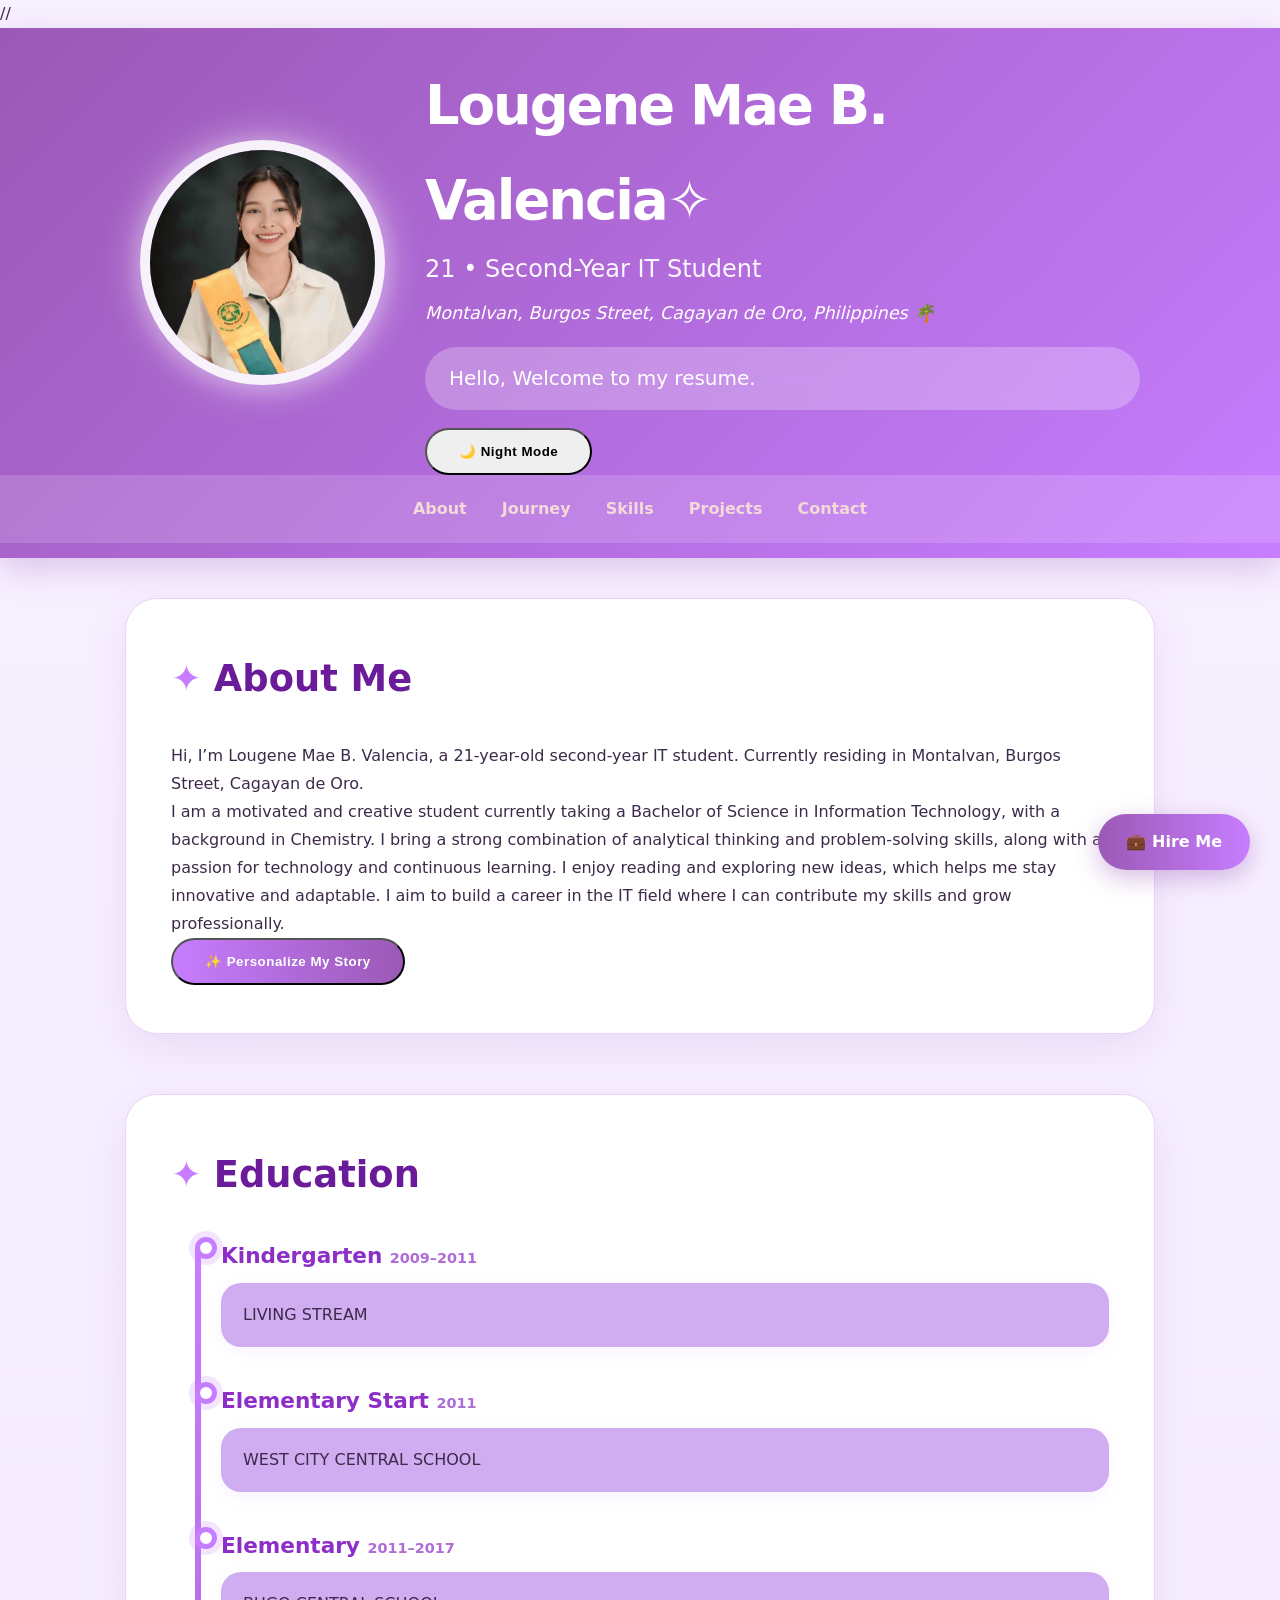
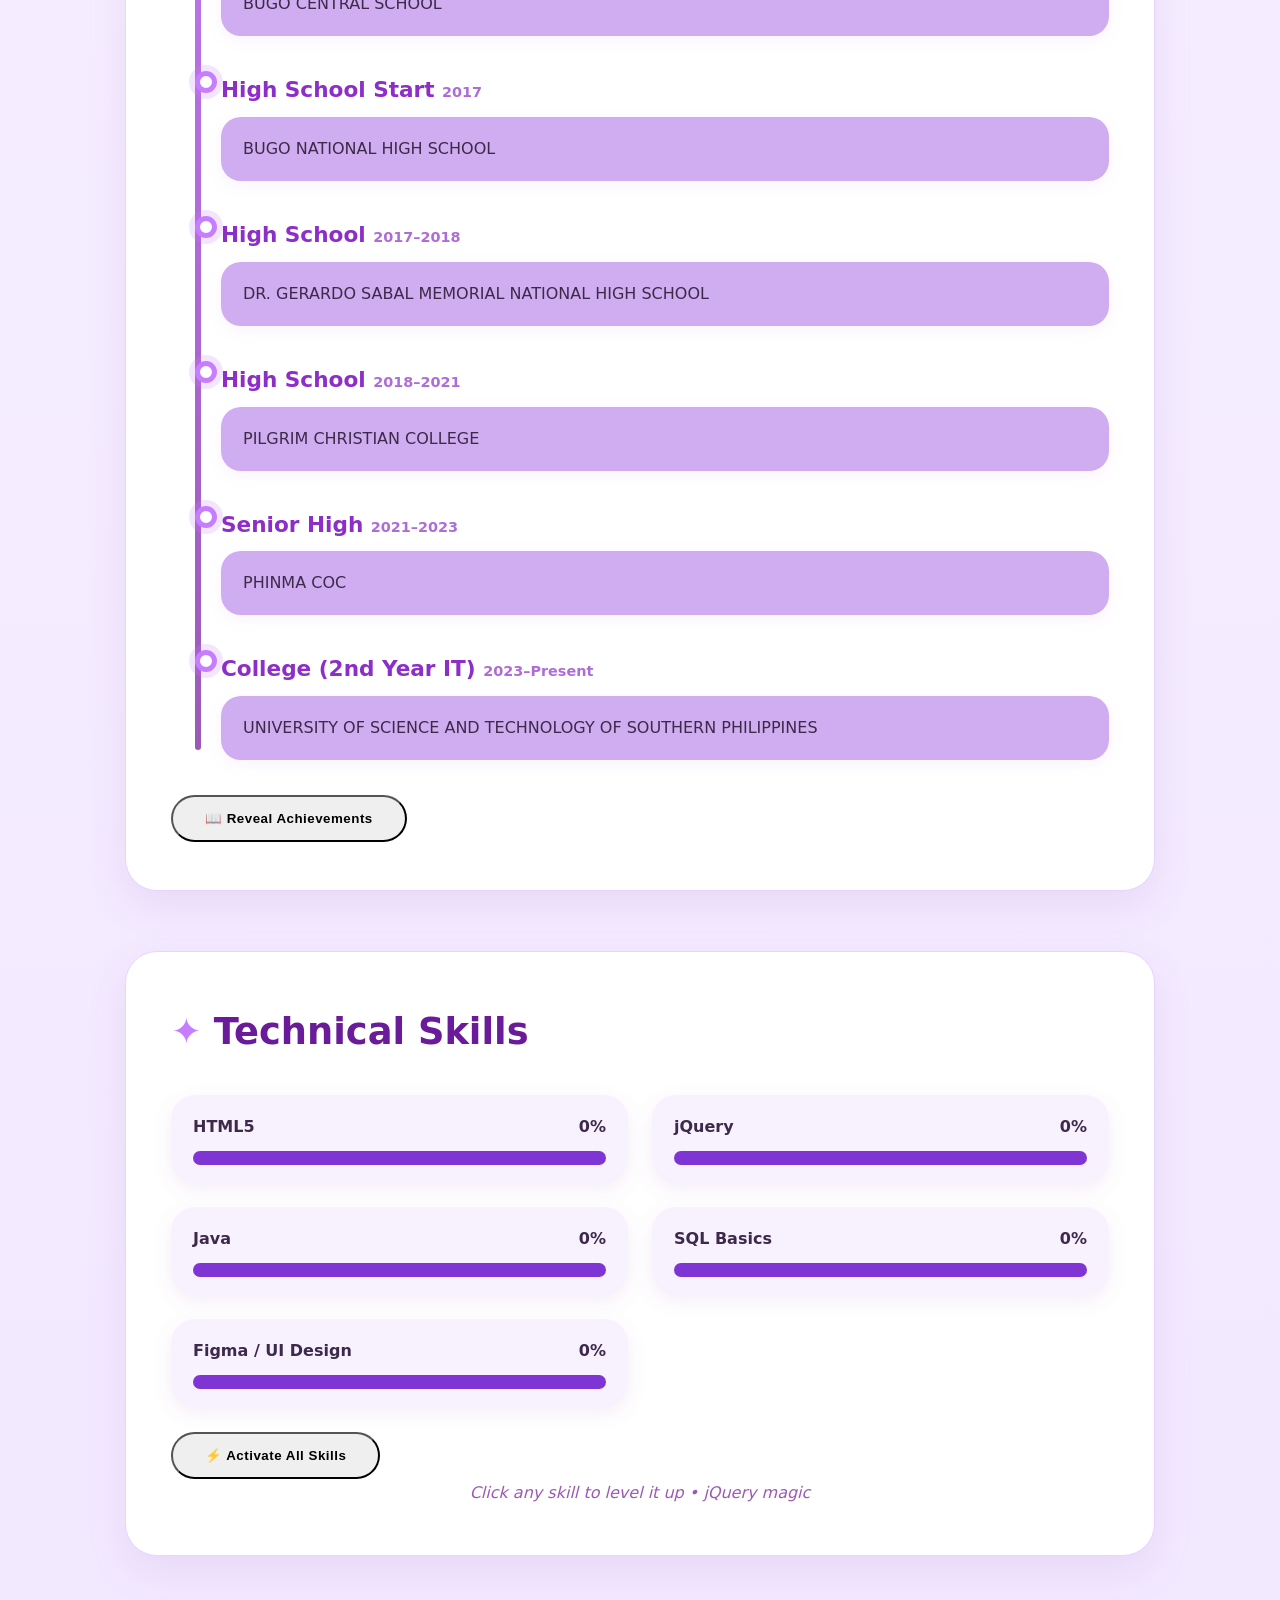
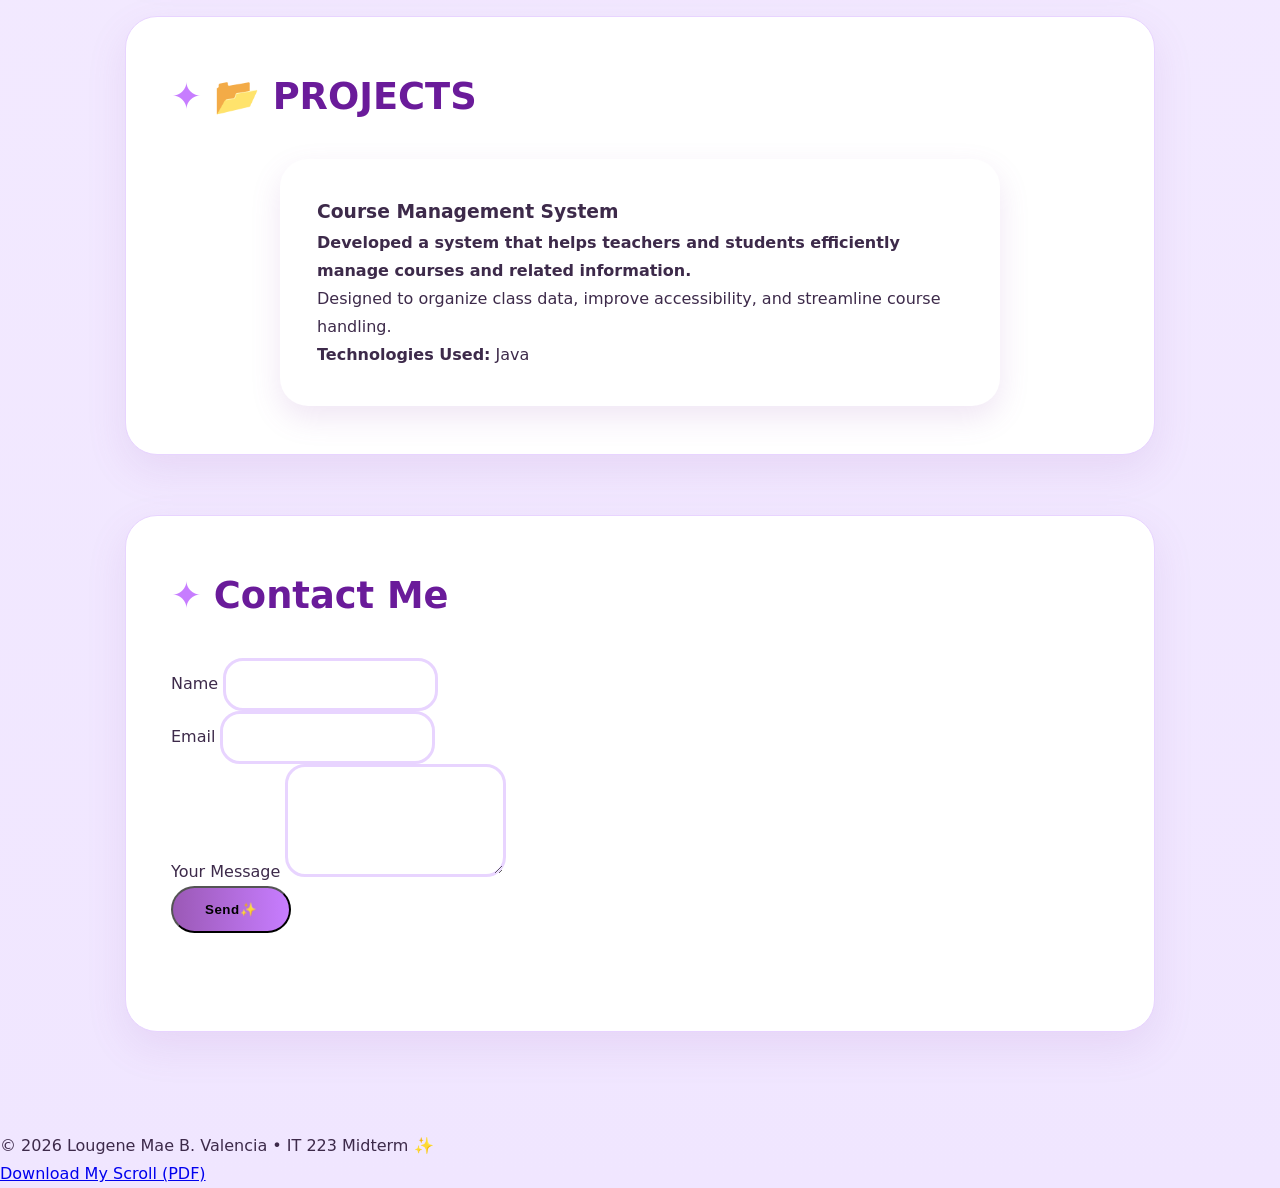
<file: index.html>
<!DOCTYPE html>
<html lang="en">
<head>
    <meta charset="UTF-8">
    <meta name="viewport" content="width=device-width, initial-scale=1.0">
    <title>Lougene Mae B. Valencia | Resume</title>
    <link rel="stylesheet" href="css/styles.css">
    <script src="https://code.jquery.com/jquery-3.7.1.min.js"></script>
    <style>
        html { scroll-behavior: smooth; }
        .hire-btn {
            position: fixed;
            bottom: 30px;
            right: 30px;
            background: linear-gradient(90deg, #9b59b6, #c77dff);
            color: white;
            padding: 14px 28px;
            border-radius: 50px;
            font-weight: 700;
            box-shadow: 0 8px 25px rgba(155, 89, 182, 0.4);
            z-index: 1000;
            display: flex;
            align-items: center;
            gap: 8px;
            text-decoration: none;
            transition: all 0.3s ease;
        }
        .hire-btn:hover {
            transform: scale(1.08);
            box-shadow: 0 12px 30px rgba(155, 89, 182, 0.5);
        }
    </style>
</head>
<body>
    
//

    <script>
        window.onload = function() {
            const visitorName = prompt("👋 Hi! What is your name?");
            if (visitorName && visitorName.trim() !== "") {
                document.getElementById("greeting").innerHTML = `Hello, <strong>${visitorName.trim()}</strong>! Welcome to my resume.`;
            }
        };
    </script>

    <header id="header">
        <div class="header-container">
            <div class="orb-container">
                <img src="assets/images/Lougene.jpg" alt="Lougene Mae B. Valencia Profile Photo" class="profile-img">
                <div class="orb-glow"></div>
            </div>
            
            <div class="header-text">
                <h1>Lougene Mae B. Valencia<span class="sparkle">✧</span></h1>
                <p class="title">21 • Second-Year IT Student</p>
                <p class="location">Montalvan, Burgos Street, Cagayan de Oro, Philippines 🌴</p>
                
                <div id="greeting" class="greeting">Hello, Welcome to my resume.</div>
                
                <button id="dark-toggle" class="btn dark-btn">🌙 Night Mode</button>
            </div>
        </div>

        <nav class="nav">
            <ul>
                <li><a href="#about">About</a></li>
                <li><a href="#education">Journey</a></li>
                <li><a href="#skills">Skills</a></li>
                <li><a href="#projects">Projects</a></li>
                <li><a href="#contact">Contact</a></li>
            </ul>
        </nav>
    </header>

    <main class="container">
        
        <section id="about" class="section">
            <h2>About Me</h2>
            <p>Hi, I’m Lougene Mae B. Valencia, a 21-year-old second-year IT student. Currently residing in Montalvan, Burgos Street, Cagayan de Oro.</p>
            <p>I am a motivated and creative student currently taking a Bachelor of Science in Information Technology, with a background in Chemistry. I bring a strong combination of analytical thinking and problem-solving skills, along with a passion for technology and continuous learning. I enjoy reading and exploring new ideas, which helps me stay innovative and adaptable. I aim to build a career in the IT field where I can contribute my skills and grow professionally.</p>
            <button onclick="personalizeGreeting()" class="btn sparkle-btn">✨ Personalize My Story</button>
        </section>

        <section id="education" class="section">
            <h2>Education</h2>
            <div class="timeline" id="education-timeline"></div>
            
            <button onclick="toggleExtraInfo()" id="toggle-btn" class="btn">📖 Reveal Achievements</button>
            <div id="extra-education" class="extra-info" style="display: none;">
                <p><strong>Current Status:</strong> Second-Year IT Student • BSIT IT2R10</p>
                <p><strong>Achievements:</strong> PCC MS. Ambassador 2019 • Consistent Honor student • PCC Drum and Lyre Corps Band Mother • Student Counsil (2019-2021) • Active Dance Troupe Member</p>
            </div>
        </section>

        <section id="skills" class="section">
            <h2>Technical Skills</h2>
            <div class="skills-container" id="skills-container"></div>
            <button onclick="animateAllSkills()" class="btn" style="margin-top: 25px;">⚡ Activate All Skills</button>
            <p class="hint">Click any skill to level it up • jQuery magic</p>
        </section>

        <section id="projects" class="section">
            <h2>📂 PROJECTS</h2>
            <div class="project-card" style="max-width: 720px; margin: 0 auto; padding: 35px;">
                <h3>Course Management System</h3>
                <p><strong>Developed a system that helps teachers and students efficiently manage courses and related information.</strong></p>
                <p>Designed to organize class data, improve accessibility, and streamline course handling.</p>
                <p><strong>Technologies Used:</strong> Java</p>
            </div>
        </section>

        <section id="contact" class="section">
            <h2>Contact Me</h2>
            <form id="contact-form" class="contact-form">
                <div class="form-group">
                    <label for="name">Name</label>
                    <input type="text" id="name" required>
                </div>
                <div class="form-group">
                    <label for="email">Email</label>
                    <input type="email" id="email" required>
                </div>
                <div class="form-group">
                    <label for="message">Your Message</label>
                    <textarea id="message" rows="5" required></textarea>
                </div>
                <button type="submit" class="btn submit-btn">Send✨</button>
                <div id="form-feedback" class="feedback"></div>
            </form>
        </section>
    </main>

    <a href="#contact" class="hire-btn">💼 Hire Me</a>

    <footer>
        <p>&copy; 2026 Lougene Mae B. Valencia • IT 223 Midterm ✨</p>
        <a href="#" onclick="downloadResume()">Download My Scroll (PDF)</a>
    </footer>

    <script src="js/script.js"></script>
</body>
</html>
</file>
<file: css/styles.css>
* {
    margin: 0;
    padding: 0;
    box-sizing: border-box;
}

body {
    font-family: system-ui, -apple-system, 'Segoe UI', Roboto, sans-serif;
    line-height: 1.75;
    color: #3d2a4a;
    background: linear-gradient(180deg, #f8f1ff 0%, #f0e6ff 100%);
    transition: all 0.5s ease;
}

.container {
    max-width: 1080px;
    margin: 0 auto;
    padding: 40px 25px;
}

header {
    background: linear-gradient(135deg, #9b59b6, #c77dff);
    color: white;
    padding: 30px 0 15px;
    position: relative;
    overflow: hidden;
    box-shadow: 0 10px 30px rgba(155, 89, 182, 0.3);
}

.header-container {
    display: flex;
    align-items: center;
    gap: 40px;
    max-width: 1080px;
    margin: 0 auto;
    padding: 0 40px;
}

.orb-container {
    position: relative;
}

.profile-img {
    width: 245px;
    height: 245px;
    border-radius: 50%;
    border: 10px solid rgba(255,255,255,0.9);
    box-shadow: 0 0 40px rgba(255,255,255,0.5);
    z-index: 2;
    position: relative;
}

.orb-glow {
    position: absolute;
    top: 50%;
    left: 50%;
    width: 280px;
    height: 280px;
    background: radial-gradient(circle, rgba(255,255,255,0.6) 20%, transparent 70%);
    border-radius: 50%;
    transform: translate(-50%, -50%);
    animation: pulse 4s infinite ease-in-out;
    z-index: 1;
}

@keyframes pulse {
    0%, 100% { opacity: 0.6; }
    50% { opacity: 1; }
}

.header-text h1 {
    font-size: 3.4rem;
    font-weight: 700;
    letter-spacing: -2px;
}

.sparkle {
    animation: sparkleAnim 2s infinite;
}

@keyframes sparkleAnim {
    0%, 100% { opacity: 1; }
    50% { opacity: 0.3; }
}

.header-text .title {
    font-size: 1.5rem;
    opacity: 0.95;
    margin-bottom: 8px;
}

.location {
    font-style: italic;
    font-size: 1.1rem;
}

.greeting {
    font-size: 1.25rem;
    background: rgba(255,255,255,0.25);
    padding: 14px 24px;
    border-radius: 50px;
    backdrop-filter: blur(10px);
    margin: 18px 0;
}

.nav ul {
    display: flex;
    list-style: none;
    justify-content: center;
    gap: 35px;
    padding: 20px 0;
    background: rgba(255,255,255,0.15);
}

.nav a {
    color: rgb(243, 217, 217);
    text-decoration: none;
    font-weight: 600;
    padding: 8px 0;
    position: relative;
    transition: 0.3s;
}

.nav a::after {
    content: '';
    position: absolute;
    width: 0;
    height: 4px;
    bottom: 0;
    left: 50%;
    background: #831392;
    transition: all 0.4s ease;
    border-radius: 2px;
}

.nav a:hover::after {
    width: 100%;
    left: 0;
}

.section {
    margin-bottom: 60px;
    background: white;
    padding: 48px 45px;
    border-radius: 32px;
    box-shadow: 0 15px 40px rgba(155, 89, 182, 0.12);
    border: 1px solid #e8d4ff;
}

.section h2 {
    font-size: 2.3rem;
    color: #6a1b9a;
    margin-bottom: 30px;
    position: relative;
}

.section h2::before {
    content: '✦';
    margin-right: 12px;
    color: #c77dff;
}

.timeline {
    position: relative;
    padding-left: 50px;
}

.timeline::before {
    content: '';
    position: absolute;
    left: 24px;
    top: 10px;
    bottom: 10px;
    width: 6px;
    background: linear-gradient(#c77dff, #9b59b6);
    border-radius: 10px;
}

.timeline-item {
    margin-bottom: 35px;
    position: relative;
}

.timeline-dot {
    position: absolute;
    left: -26px;
    width: 22px;
    height: 22px;
    background: white;
    border: 5px solid #c77dff;
    border-radius: 50%;
    box-shadow: 0 0 0 6px rgba(199, 125, 255, 0.2);
}

.timeline-content h4 {
    font-size: 1.35rem;
    color: #8c2ec7;
}

.timeline-content p {
    background: #cfadf0;
    padding: 18px 22px;
    border-radius: 20px;
    margin-top: 8px;
    box-shadow: 0 4px 15px rgba(199, 125, 255, 0.1);
}

.skills-container {
    display: grid;
    grid-template-columns: repeat(auto-fit, minmax(320px, 1fr));
    gap: 24px;
}

.skill-bar {
    background: #f8f1ff;
    padding: 18px 22px;
    border-radius: 24px;
    box-shadow: 0 6px 20px rgba(155, 89, 182, 0.1);
    cursor: pointer;
}

.skill-bar label {
    display: flex;
    justify-content: space-between;
    margin-bottom: 10px;
    font-weight: 600;
    color: #3d2a4a;
}

.progress-container {
    height: 14px;
    background: #7f35d4;
    border-radius: 50px;
    overflow: hidden;
}

.progress-bar {
    height: 100%;
    background: linear-gradient(90deg, #9b59b6, #c77dff);
    width: 0%;
    border-radius: 50px;
    transition: width 1.2s cubic-bezier(0.34, 1.56, 0.64, 1);
}

.projects-grid {
    display: grid;
    grid-template-columns: repeat(auto-fit, minmax(320px, 1fr));
    gap: 26px;
}

.project-card {
    background: white;
    border-radius: 28px;
    padding: 26px;
    box-shadow: 0 12px 30px rgba(155, 89, 182, 0.15);
    transition: all 0.4s cubic-bezier(0.34, 1.56, 0.64, 1);
    border: 2px solid transparent;
}

.project-card:hover {
    transform: scale(1.04) rotate(1deg);
    border-color: #c77dff;
    box-shadow: 0 20px 40px rgba(199, 125, 255, 0.3);
}

.contact-form .form-group input,
.contact-form .form-group textarea {
    border: 3px solid #e8d4ff;
    border-radius: 20px;
    padding: 16px 20px;
}

.submit-btn {
    background: linear-gradient(90deg, #9b59b6, #c77dff);
}

.btn {
    padding: 14px 32px;
    border-radius: 50px;
    font-weight: 700;
    letter-spacing: 0.5px;
    transition: all 0.3s ease;
}

.btn:hover {
    transform: translateY(-4px) scale(1.08);
    box-shadow: 0 10px 25px rgba(155, 89, 182, 0.4);
}

.sparkle-btn {
    background: linear-gradient(90deg, #c77dff, #9b59b6);
    color: white;
}

body.dark-mode {
    background: linear-gradient(180deg, #2c1f3d 0%, #1e1428 100%);
    color: #48054b;
}

body.dark-mode .section {
    background: #3d2a4a;
    border-color: #9b59b6;
}

.extra-info {
    background: #bd51ae;
    border: 3px dashed #c77dff;
    border-radius: 24px;
    padding: 28px;
}

.feedback {
    margin-top: 18px;
    padding: 16px;
    border-radius: 20px;
}

.hint {
    color: #9b59b6;
    font-style: italic;
    text-align: center;
}

@media (max-width: 768px) {
    .header-container { flex-direction: column; text-align: center; }
}
</file>
